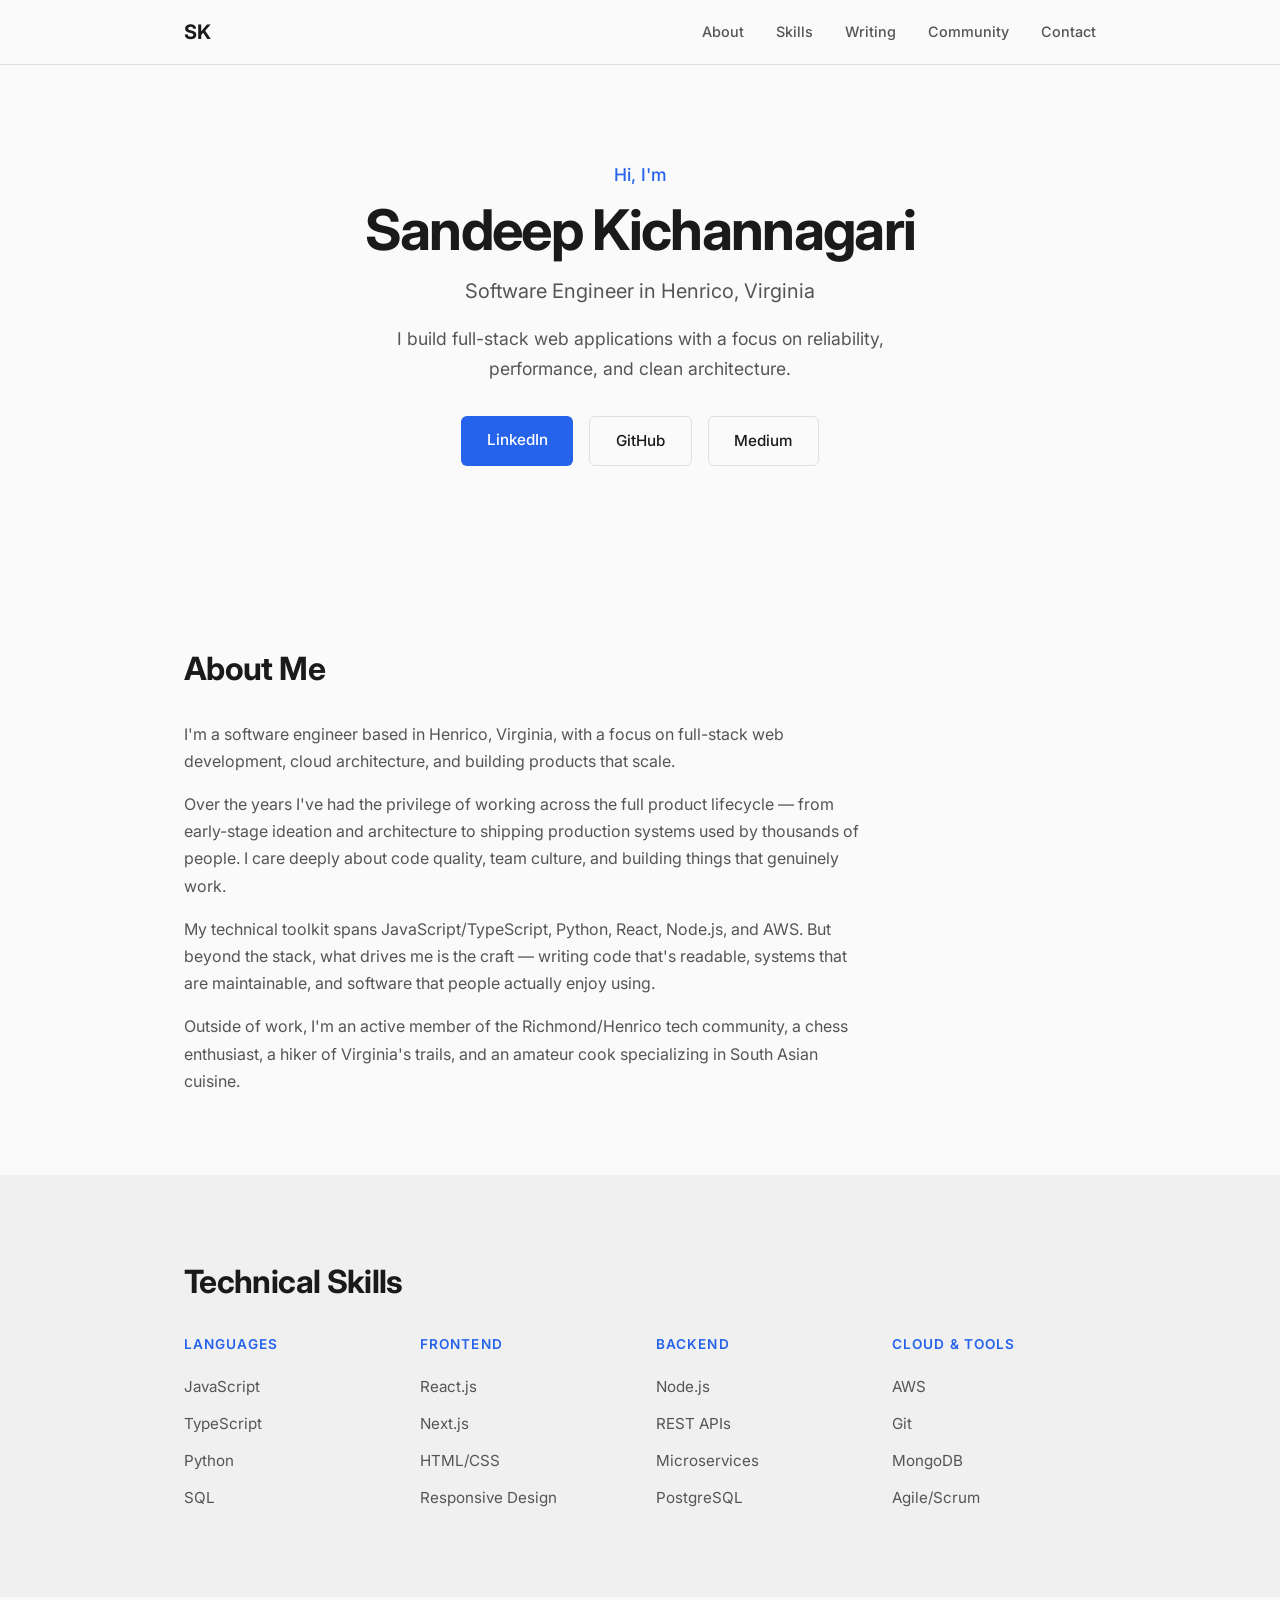
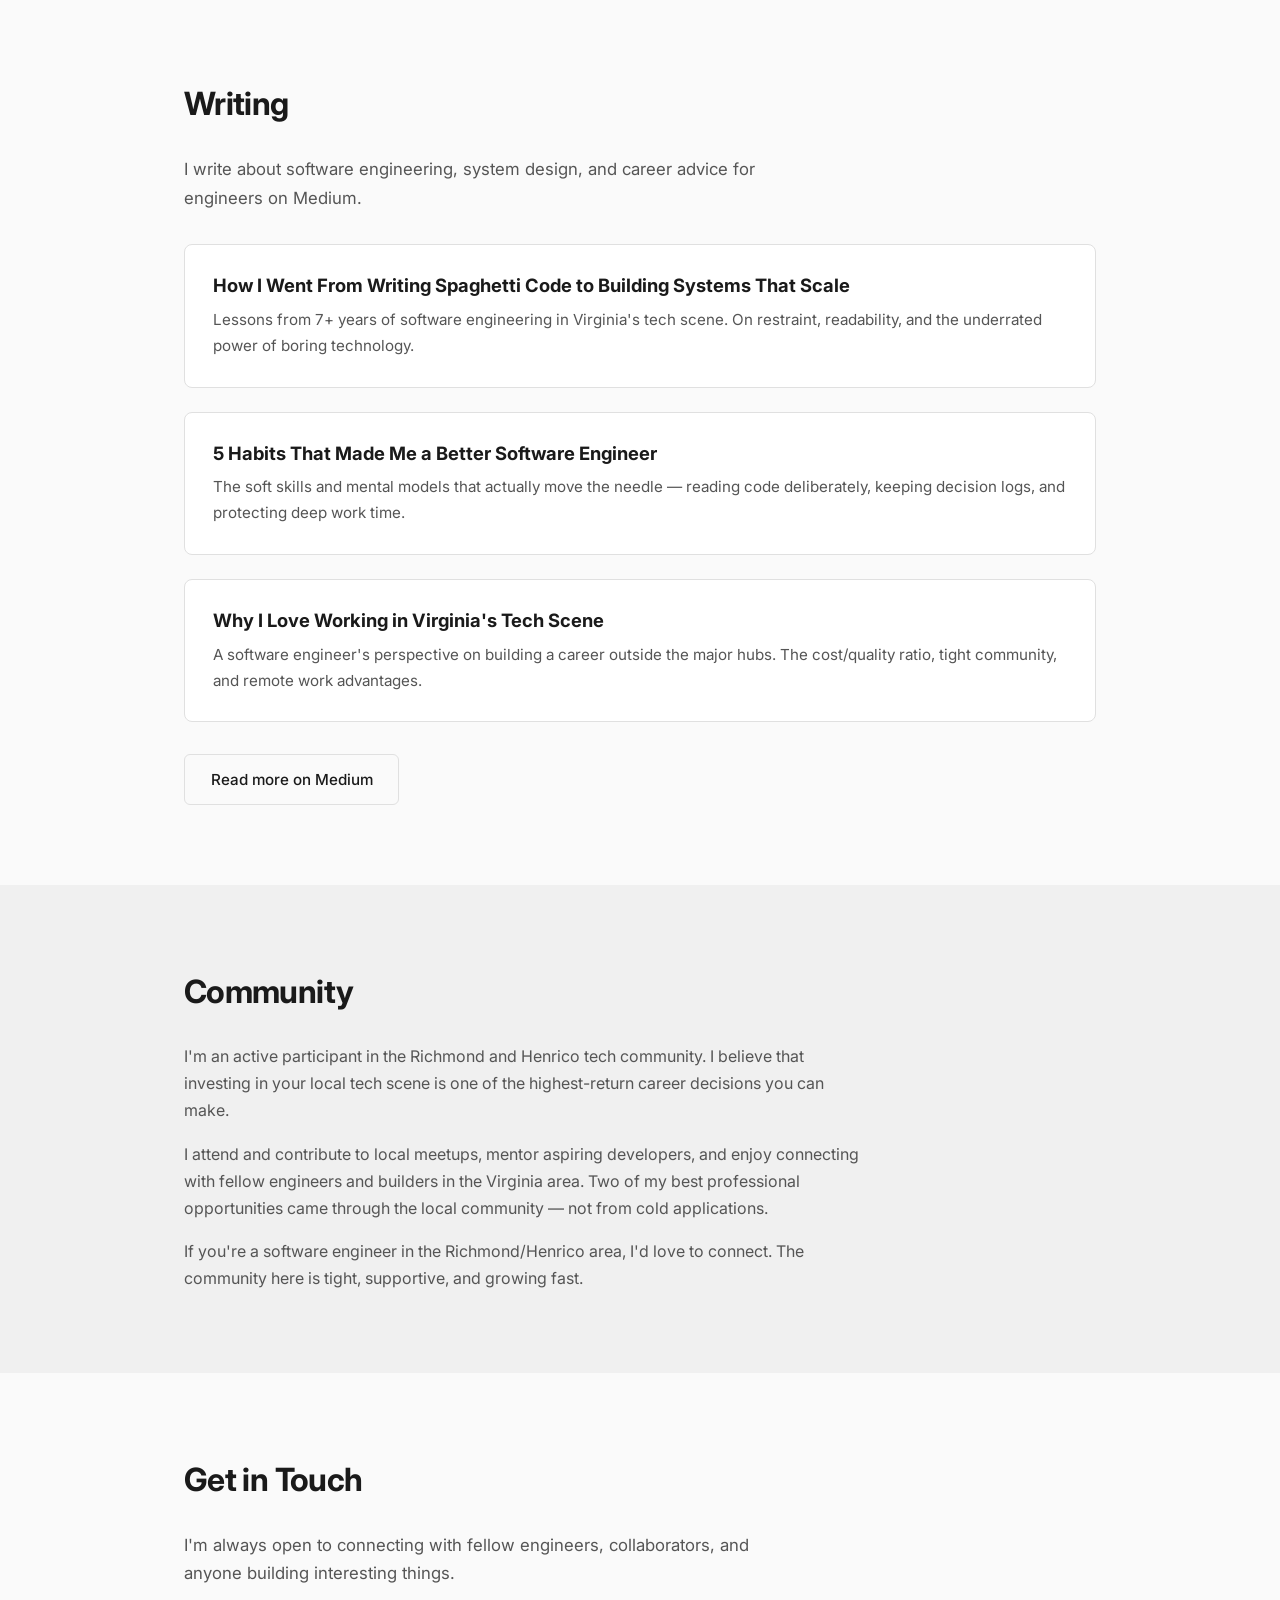
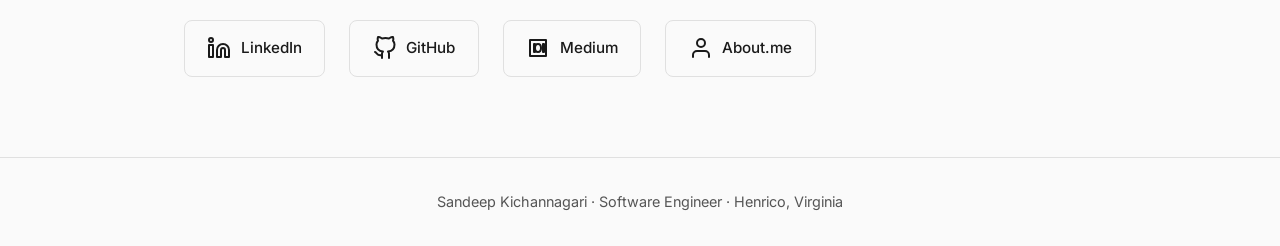
<file: index.html>
<!DOCTYPE html>
<html lang="en">
<head>
    <meta charset="UTF-8">
    <meta name="viewport" content="width=device-width, initial-scale=1.0">
    <title>Sandeep Kichannagari — Software Engineer in Henrico, Virginia</title>
    <meta name="description" content="Sandeep Kichannagari is a software engineer based in Henrico, Virginia specializing in full-stack web development, cloud architecture, and scalable application design.">
    <meta name="keywords" content="Sandeep Kichannagari, software engineer, Henrico Virginia, full stack developer, web development, cloud architecture, React, Node.js, AWS, Python, JavaScript">
    <meta name="author" content="Sandeep Kichannagari">
    <meta name="robots" content="index, follow">
    <link rel="canonical" href="https://sandeepkichannagari.com/">

    <!-- Open Graph -->
    <meta property="og:title" content="Sandeep Kichannagari — Software Engineer">
    <meta property="og:description" content="Software engineer based in Henrico, Virginia. Full-stack development, cloud architecture, and scalable systems.">
    <meta property="og:type" content="website">
    <meta property="og:url" content="https://sandeepkichannagari.com/">
    <meta property="og:site_name" content="Sandeep Kichannagari">
    <meta property="og:locale" content="en_US">

    <!-- Twitter Card -->
    <meta name="twitter:card" content="summary">
    <meta name="twitter:title" content="Sandeep Kichannagari — Software Engineer">
    <meta name="twitter:description" content="Software engineer based in Henrico, Virginia. Full-stack development, cloud architecture, and scalable systems.">

    <!-- Person Schema -->
    <script type="application/ld+json">
    {
        "@context": "https://schema.org",
        "@type": "Person",
        "name": "Sandeep Kichannagari",
        "jobTitle": "Software Engineer",
        "description": "Software engineer based in Henrico, Virginia specializing in full-stack web development, cloud architecture, and scalable application design.",
        "address": {
            "@type": "PostalAddress",
            "addressLocality": "Henrico",
            "addressRegion": "Virginia",
            "addressCountry": "US"
        },
        "url": "https://sandeepkichannagari.com",
        "sameAs": [
            "https://linkedin.com/in/sandeepkichannagari",
            "https://github.com/sandeepkichannagarii",
            "https://sandeep-kichannagari.medium.com",
            "https://sandeepkichannagarii.github.io",
            "https://about.me/sandeepkichannagari"
        ],
        "knowsAbout": [
            "Software Engineering",
            "Full Stack Development",
            "JavaScript",
            "TypeScript",
            "Python",
            "React",
            "Node.js",
            "AWS",
            "Cloud Architecture",
            "PostgreSQL",
            "MongoDB",
            "REST APIs",
            "Microservices"
        ]
    }
    </script>

    <!-- WebSite Schema for sitelinks search -->
    <script type="application/ld+json">
    {
        "@context": "https://schema.org",
        "@type": "WebSite",
        "name": "Sandeep Kichannagari",
        "url": "https://sandeepkichannagari.com",
        "description": "Personal website of Sandeep Kichannagari, a software engineer based in Henrico, Virginia."
    }
    </script>

    <link rel="preconnect" href="https://fonts.googleapis.com">
    <link rel="preconnect" href="https://fonts.gstatic.com" crossorigin>
    <link href="https://fonts.googleapis.com/css2?family=Inter:wght@400;500;600;700&display=swap" rel="stylesheet">
    <link rel="stylesheet" href="style.css">
</head>
<body>
    <header class="site-header">
        <nav class="nav-container">
            <a href="#" class="nav-logo">SK</a>
            <ul class="nav-links">
                <li><a href="#about">About</a></li>
                <li><a href="#skills">Skills</a></li>
                <li><a href="#writing">Writing</a></li>
                <li><a href="#community">Community</a></li>
                <li><a href="#contact">Contact</a></li>
            </ul>
            <button class="nav-toggle" aria-label="Toggle navigation">
                <span></span>
                <span></span>
                <span></span>
            </button>
        </nav>
    </header>

    <main>
        <!-- Hero -->
        <section class="hero">
            <div class="container">
                <p class="hero-greeting">Hi, I'm</p>
                <h1>Sandeep Kichannagari</h1>
                <p class="hero-tagline">Software Engineer in Henrico, Virginia</p>
                <p class="hero-description">I build full-stack web applications with a focus on reliability, performance, and clean architecture.</p>
                <div class="hero-links">
                    <a href="https://linkedin.com/in/sandeepkichannagari" class="btn btn-primary" target="_blank" rel="noopener">LinkedIn</a>
                    <a href="https://github.com/sandeepkichannagarii" class="btn btn-secondary" target="_blank" rel="noopener">GitHub</a>
                    <a href="https://sandeep-kichannagari.medium.com" class="btn btn-secondary" target="_blank" rel="noopener">Medium</a>
                </div>
            </div>
        </section>

        <!-- About -->
        <section id="about" class="section">
            <div class="container">
                <h2>About Me</h2>
                <div class="about-content">
                    <p>I'm a software engineer based in Henrico, Virginia, with a focus on full-stack web development, cloud architecture, and building products that scale.</p>
                    <p>Over the years I've had the privilege of working across the full product lifecycle — from early-stage ideation and architecture to shipping production systems used by thousands of people. I care deeply about code quality, team culture, and building things that genuinely work.</p>
                    <p>My technical toolkit spans JavaScript/TypeScript, Python, React, Node.js, and AWS. But beyond the stack, what drives me is the craft — writing code that's readable, systems that are maintainable, and software that people actually enjoy using.</p>
                    <p>Outside of work, I'm an active member of the Richmond/Henrico tech community, a chess enthusiast, a hiker of Virginia's trails, and an amateur cook specializing in South Asian cuisine.</p>
                </div>
            </div>
        </section>

        <!-- Skills -->
        <section id="skills" class="section section-alt">
            <div class="container">
                <h2>Technical Skills</h2>
                <div class="skills-grid">
                    <div class="skill-category">
                        <h3>Languages</h3>
                        <ul class="skill-list">
                            <li>JavaScript</li>
                            <li>TypeScript</li>
                            <li>Python</li>
                            <li>SQL</li>
                        </ul>
                    </div>
                    <div class="skill-category">
                        <h3>Frontend</h3>
                        <ul class="skill-list">
                            <li>React.js</li>
                            <li>Next.js</li>
                            <li>HTML/CSS</li>
                            <li>Responsive Design</li>
                        </ul>
                    </div>
                    <div class="skill-category">
                        <h3>Backend</h3>
                        <ul class="skill-list">
                            <li>Node.js</li>
                            <li>REST APIs</li>
                            <li>Microservices</li>
                            <li>PostgreSQL</li>
                        </ul>
                    </div>
                    <div class="skill-category">
                        <h3>Cloud & Tools</h3>
                        <ul class="skill-list">
                            <li>AWS</li>
                            <li>Git</li>
                            <li>MongoDB</li>
                            <li>Agile/Scrum</li>
                        </ul>
                    </div>
                </div>
            </div>
        </section>

        <!-- Writing -->
        <section id="writing" class="section">
            <div class="container">
                <h2>Writing</h2>
                <p class="section-intro">I write about software engineering, system design, and career advice for engineers on Medium.</p>
                <div class="articles-grid">
                    <article class="article-card">
                        <h3><a href="https://sandeep-kichannagari.medium.com" target="_blank" rel="noopener">How I Went From Writing Spaghetti Code to Building Systems That Scale</a></h3>
                        <p>Lessons from 7+ years of software engineering in Virginia's tech scene. On restraint, readability, and the underrated power of boring technology.</p>
                    </article>
                    <article class="article-card">
                        <h3><a href="https://sandeep-kichannagari.medium.com" target="_blank" rel="noopener">5 Habits That Made Me a Better Software Engineer</a></h3>
                        <p>The soft skills and mental models that actually move the needle — reading code deliberately, keeping decision logs, and protecting deep work time.</p>
                    </article>
                    <article class="article-card">
                        <h3><a href="https://sandeep-kichannagari.medium.com" target="_blank" rel="noopener">Why I Love Working in Virginia's Tech Scene</a></h3>
                        <p>A software engineer's perspective on building a career outside the major hubs. The cost/quality ratio, tight community, and remote work advantages.</p>
                    </article>
                </div>
                <a href="https://sandeep-kichannagari.medium.com" class="btn btn-secondary" target="_blank" rel="noopener">Read more on Medium</a>
            </div>
        </section>

        <!-- Community -->
        <section id="community" class="section section-alt">
            <div class="container">
                <h2>Community</h2>
                <div class="about-content">
                    <p>I'm an active participant in the Richmond and Henrico tech community. I believe that investing in your local tech scene is one of the highest-return career decisions you can make.</p>
                    <p>I attend and contribute to local meetups, mentor aspiring developers, and enjoy connecting with fellow engineers and builders in the Virginia area. Two of my best professional opportunities came through the local community — not from cold applications.</p>
                    <p>If you're a software engineer in the Richmond/Henrico area, I'd love to connect. The community here is tight, supportive, and growing fast.</p>
                </div>
            </div>
        </section>

        <!-- Contact -->
        <section id="contact" class="section">
            <div class="container">
                <h2>Get in Touch</h2>
                <p class="section-intro">I'm always open to connecting with fellow engineers, collaborators, and anyone building interesting things.</p>
                <div class="contact-links">
                    <a href="https://linkedin.com/in/sandeepkichannagari" target="_blank" rel="noopener" class="contact-item">
                        <svg width="24" height="24" viewBox="0 0 24 24" fill="none" stroke="currentColor" stroke-width="2" stroke-linecap="round" stroke-linejoin="round"><path d="M16 8a6 6 0 0 1 6 6v7h-4v-7a2 2 0 0 0-2-2 2 2 0 0 0-2 2v7h-4v-7a6 6 0 0 1 6-6z"/><rect x="2" y="9" width="4" height="12"/><circle cx="4" cy="4" r="2"/></svg>
                        <span>LinkedIn</span>
                    </a>
                    <a href="https://github.com/sandeepkichannagarii" target="_blank" rel="noopener" class="contact-item">
                        <svg width="24" height="24" viewBox="0 0 24 24" fill="none" stroke="currentColor" stroke-width="2" stroke-linecap="round" stroke-linejoin="round"><path d="M9 19c-5 1.5-5-2.5-7-3m14 6v-3.87a3.37 3.37 0 0 0-.94-2.61c3.14-.35 6.44-1.54 6.44-7A5.44 5.44 0 0 0 20 4.77 5.07 5.07 0 0 0 19.91 1S18.73.65 16 2.48a13.38 13.38 0 0 0-7 0C6.27.65 5.09 1 5.09 1A5.07 5.07 0 0 0 5 4.77a5.44 5.44 0 0 0-1.5 3.78c0 5.42 3.3 6.61 6.44 7A3.37 3.37 0 0 0 9 18.13V22"/></svg>
                        <span>GitHub</span>
                    </a>
                    <a href="https://sandeep-kichannagari.medium.com" target="_blank" rel="noopener" class="contact-item">
                        <svg width="24" height="24" viewBox="0 0 24 24" fill="none" stroke="currentColor" stroke-width="2" stroke-linecap="round" stroke-linejoin="round"><path d="M4 4h16v16H4z"/><path d="M8 8h1v8H8z"/><path d="M12 8c1.5 0 3 1.5 3 4s-1.5 4-3 4-3-1.5-3-4 1.5-4 3-4z"/><path d="M17 8h1v8h-1z"/></svg>
                        <span>Medium</span>
                    </a>
                    <a href="https://about.me/sandeepkichannagari" target="_blank" rel="noopener" class="contact-item">
                        <svg width="24" height="24" viewBox="0 0 24 24" fill="none" stroke="currentColor" stroke-width="2" stroke-linecap="round" stroke-linejoin="round"><path d="M20 21v-2a4 4 0 0 0-4-4H8a4 4 0 0 0-4 4v2"/><circle cx="12" cy="7" r="4"/></svg>
                        <span>About.me</span>
                    </a>
                </div>
            </div>
        </section>
    </main>

    <footer class="site-footer">
        <div class="container">
            <p>Sandeep Kichannagari &middot; Software Engineer &middot; Henrico, Virginia</p>
        </div>
    </footer>

    <script>
        document.querySelector('.nav-toggle').addEventListener('click', function() {
            document.querySelector('.nav-links').classList.toggle('active');
            this.classList.toggle('active');
        });

        document.querySelectorAll('.nav-links a').forEach(function(link) {
            link.addEventListener('click', function() {
                document.querySelector('.nav-links').classList.remove('active');
                document.querySelector('.nav-toggle').classList.remove('active');
            });
        });
    </script>
</body>
</html>
</file>
<file: style.css>
*,
*::before,
*::after {
    margin: 0;
    padding: 0;
    box-sizing: border-box;
}

:root {
    --color-bg: #fafafa;
    --color-bg-alt: #f0f0f0;
    --color-text: #1a1a1a;
    --color-text-muted: #555;
    --color-accent: #2563eb;
    --color-accent-hover: #1d4ed8;
    --color-border: #e0e0e0;
    --font-main: 'Inter', -apple-system, BlinkMacSystemFont, 'Segoe UI', sans-serif;
    --max-width: 960px;
    --section-padding: 5rem 1.5rem;
}

html {
    scroll-behavior: smooth;
}

body {
    font-family: var(--font-main);
    color: var(--color-text);
    background: var(--color-bg);
    line-height: 1.7;
    font-size: 16px;
    -webkit-font-smoothing: antialiased;
}

.container {
    max-width: var(--max-width);
    margin: 0 auto;
    padding: 0 1.5rem;
}

/* Header */
.site-header {
    position: fixed;
    top: 0;
    left: 0;
    right: 0;
    background: rgba(250, 250, 250, 0.92);
    backdrop-filter: blur(12px);
    -webkit-backdrop-filter: blur(12px);
    border-bottom: 1px solid var(--color-border);
    z-index: 100;
}

.nav-container {
    max-width: var(--max-width);
    margin: 0 auto;
    padding: 0 1.5rem;
    display: flex;
    align-items: center;
    justify-content: space-between;
    height: 64px;
}

.nav-logo {
    font-weight: 700;
    font-size: 1.25rem;
    color: var(--color-text);
    text-decoration: none;
    letter-spacing: -0.02em;
}

.nav-links {
    display: flex;
    list-style: none;
    gap: 2rem;
}

.nav-links a {
    color: var(--color-text-muted);
    text-decoration: none;
    font-size: 0.9rem;
    font-weight: 500;
    transition: color 0.2s;
}

.nav-links a:hover {
    color: var(--color-text);
}

.nav-toggle {
    display: none;
    background: none;
    border: none;
    cursor: pointer;
    padding: 4px;
    flex-direction: column;
    gap: 5px;
}

.nav-toggle span {
    display: block;
    width: 24px;
    height: 2px;
    background: var(--color-text);
    transition: transform 0.3s, opacity 0.3s;
}

.nav-toggle.active span:nth-child(1) {
    transform: translateY(7px) rotate(45deg);
}

.nav-toggle.active span:nth-child(2) {
    opacity: 0;
}

.nav-toggle.active span:nth-child(3) {
    transform: translateY(-7px) rotate(-45deg);
}

/* Hero */
.hero {
    padding: 10rem 1.5rem 6rem;
    text-align: center;
}

.hero-greeting {
    font-size: 1.1rem;
    color: var(--color-accent);
    font-weight: 500;
    margin-bottom: 0.5rem;
}

.hero h1 {
    font-size: clamp(2.5rem, 6vw, 3.5rem);
    font-weight: 700;
    letter-spacing: -0.03em;
    line-height: 1.15;
    margin-bottom: 0.75rem;
}

.hero-tagline {
    font-size: 1.25rem;
    color: var(--color-text-muted);
    margin-bottom: 1rem;
}

.hero-description {
    font-size: 1.1rem;
    color: var(--color-text-muted);
    max-width: 560px;
    margin: 0 auto 2rem;
}

.hero-links {
    display: flex;
    gap: 1rem;
    justify-content: center;
    flex-wrap: wrap;
}

/* Buttons */
.btn {
    display: inline-block;
    padding: 0.7rem 1.6rem;
    border-radius: 6px;
    font-size: 0.95rem;
    font-weight: 500;
    text-decoration: none;
    transition: all 0.2s;
}

.btn-primary {
    background: var(--color-accent);
    color: #fff;
}

.btn-primary:hover {
    background: var(--color-accent-hover);
}

.btn-secondary {
    background: transparent;
    color: var(--color-text);
    border: 1px solid var(--color-border);
}

.btn-secondary:hover {
    border-color: var(--color-text);
}

/* Sections */
.section {
    padding: var(--section-padding);
}

.section-alt {
    background: var(--color-bg-alt);
}

.section h2 {
    font-size: 2rem;
    font-weight: 700;
    letter-spacing: -0.02em;
    margin-bottom: 1.5rem;
}

.section-intro {
    color: var(--color-text-muted);
    font-size: 1.05rem;
    margin-bottom: 2rem;
    max-width: 600px;
}

/* About */
.about-content p {
    margin-bottom: 1rem;
    color: var(--color-text-muted);
    max-width: 680px;
}

.about-content p:last-child {
    margin-bottom: 0;
}

/* Skills */
.skills-grid {
    display: grid;
    grid-template-columns: repeat(auto-fit, minmax(200px, 1fr));
    gap: 2rem;
}

.skill-category h3 {
    font-size: 0.85rem;
    text-transform: uppercase;
    letter-spacing: 0.08em;
    color: var(--color-accent);
    margin-bottom: 0.75rem;
    font-weight: 600;
}

.skill-list {
    list-style: none;
}

.skill-list li {
    padding: 0.35rem 0;
    color: var(--color-text-muted);
    font-size: 0.95rem;
}

/* Articles */
.articles-grid {
    display: grid;
    gap: 1.5rem;
    margin-bottom: 2rem;
}

.article-card {
    padding: 1.75rem;
    background: #fff;
    border: 1px solid var(--color-border);
    border-radius: 8px;
    transition: border-color 0.2s;
}

.article-card:hover {
    border-color: var(--color-accent);
}

.article-card h3 {
    font-size: 1.15rem;
    margin-bottom: 0.5rem;
    line-height: 1.4;
}

.article-card h3 a {
    color: var(--color-text);
    text-decoration: none;
}

.article-card h3 a:hover {
    color: var(--color-accent);
}

.article-card p {
    color: var(--color-text-muted);
    font-size: 0.95rem;
}

/* Contact */
.contact-links {
    display: flex;
    gap: 1.5rem;
    flex-wrap: wrap;
}

.contact-item {
    display: flex;
    align-items: center;
    gap: 0.6rem;
    padding: 0.9rem 1.4rem;
    border: 1px solid var(--color-border);
    border-radius: 8px;
    text-decoration: none;
    color: var(--color-text);
    font-weight: 500;
    font-size: 0.95rem;
    transition: all 0.2s;
}

.contact-item:hover {
    border-color: var(--color-accent);
    color: var(--color-accent);
}

.contact-item svg {
    flex-shrink: 0;
}

/* Footer */
.site-footer {
    padding: 2rem 1.5rem;
    text-align: center;
    border-top: 1px solid var(--color-border);
}

.site-footer p {
    color: var(--color-text-muted);
    font-size: 0.9rem;
}

/* Mobile */
@media (max-width: 768px) {
    .nav-toggle {
        display: flex;
    }

    .nav-links {
        position: fixed;
        top: 64px;
        left: 0;
        right: 0;
        background: rgba(250, 250, 250, 0.98);
        backdrop-filter: blur(12px);
        flex-direction: column;
        align-items: center;
        padding: 2rem 0;
        gap: 1.5rem;
        border-bottom: 1px solid var(--color-border);
        transform: translateY(-100%);
        opacity: 0;
        pointer-events: none;
        transition: transform 0.3s, opacity 0.3s;
    }

    .nav-links.active {
        transform: translateY(0);
        opacity: 1;
        pointer-events: auto;
    }

    .hero {
        padding: 8rem 1.5rem 4rem;
    }

    :root {
        --section-padding: 3.5rem 1.5rem;
    }

    .skills-grid {
        grid-template-columns: repeat(2, 1fr);
    }

    .contact-links {
        flex-direction: column;
    }

    .contact-item {
        justify-content: center;
    }
}

@media (max-width: 480px) {
    .skills-grid {
        grid-template-columns: 1fr;
    }

    .hero-links {
        flex-direction: column;
        align-items: center;
    }

    .btn {
        width: 100%;
        max-width: 240px;
        text-align: center;
    }
}
</file>
